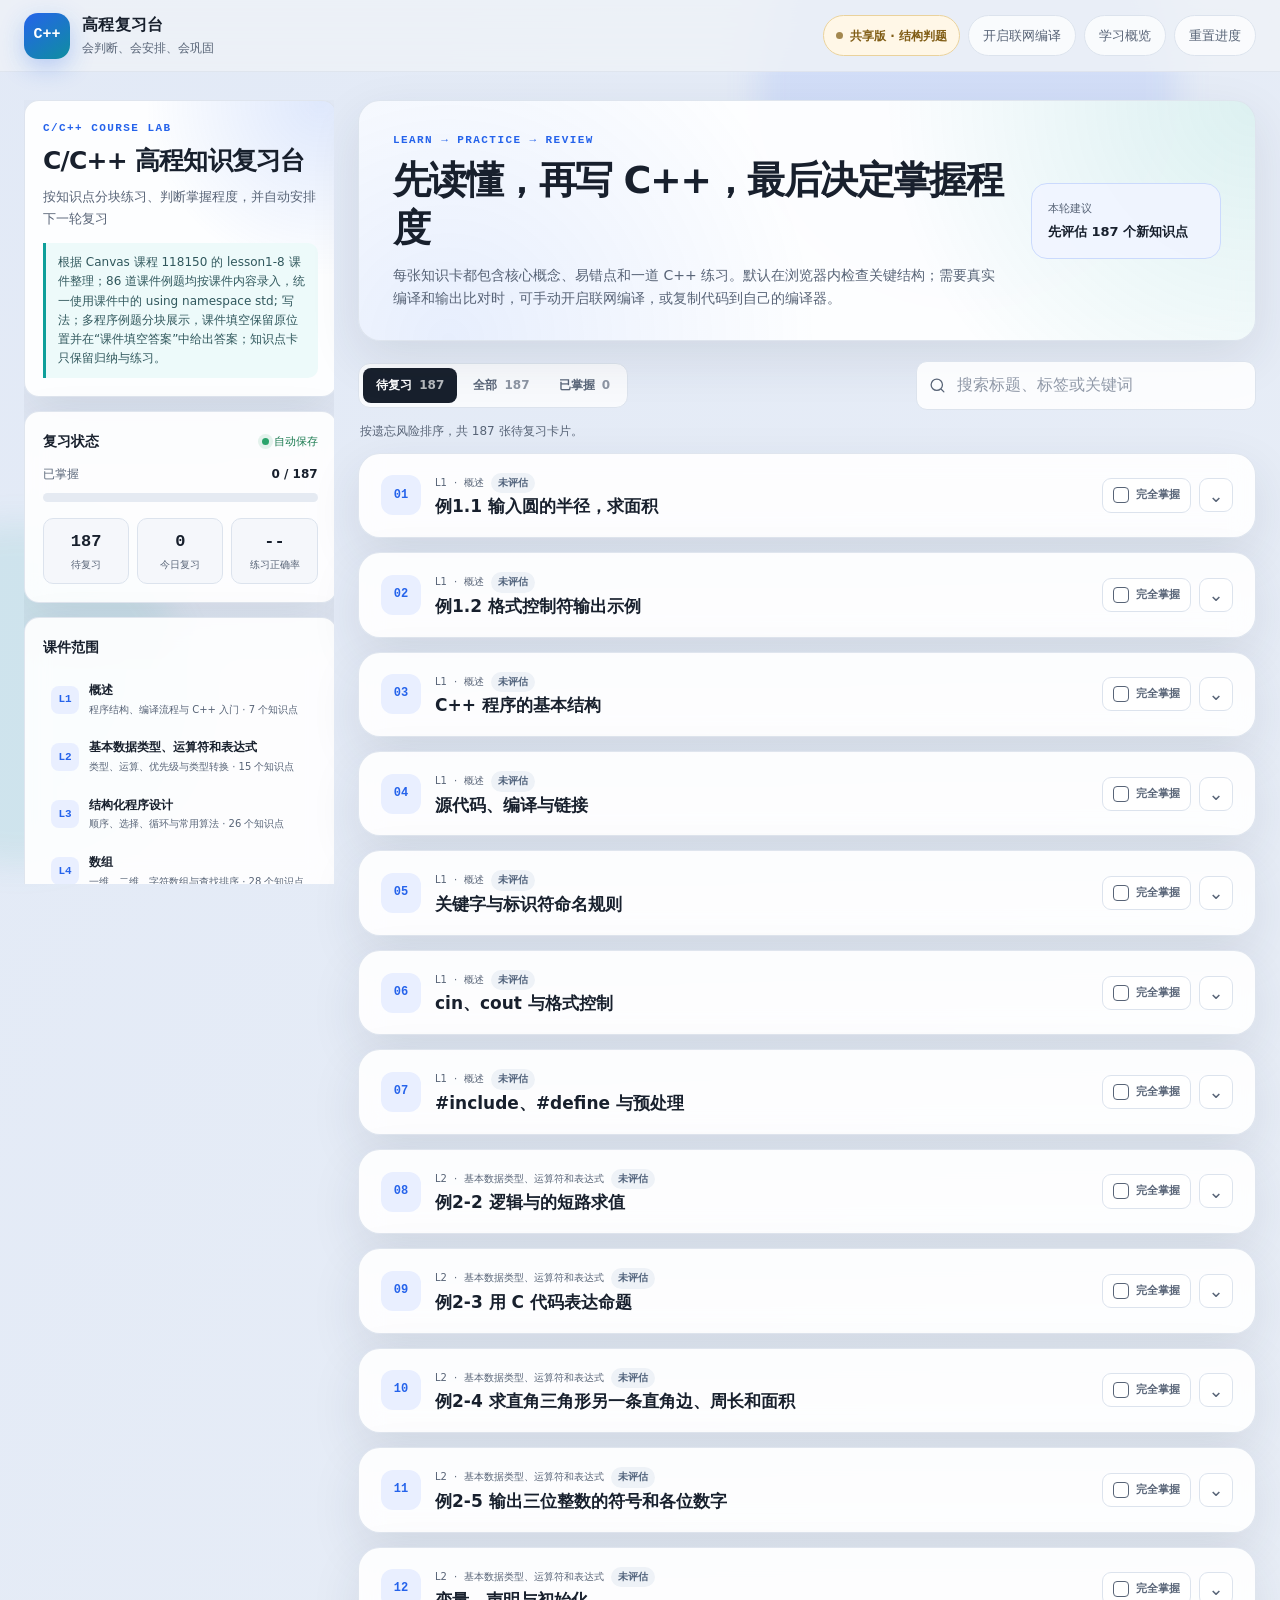
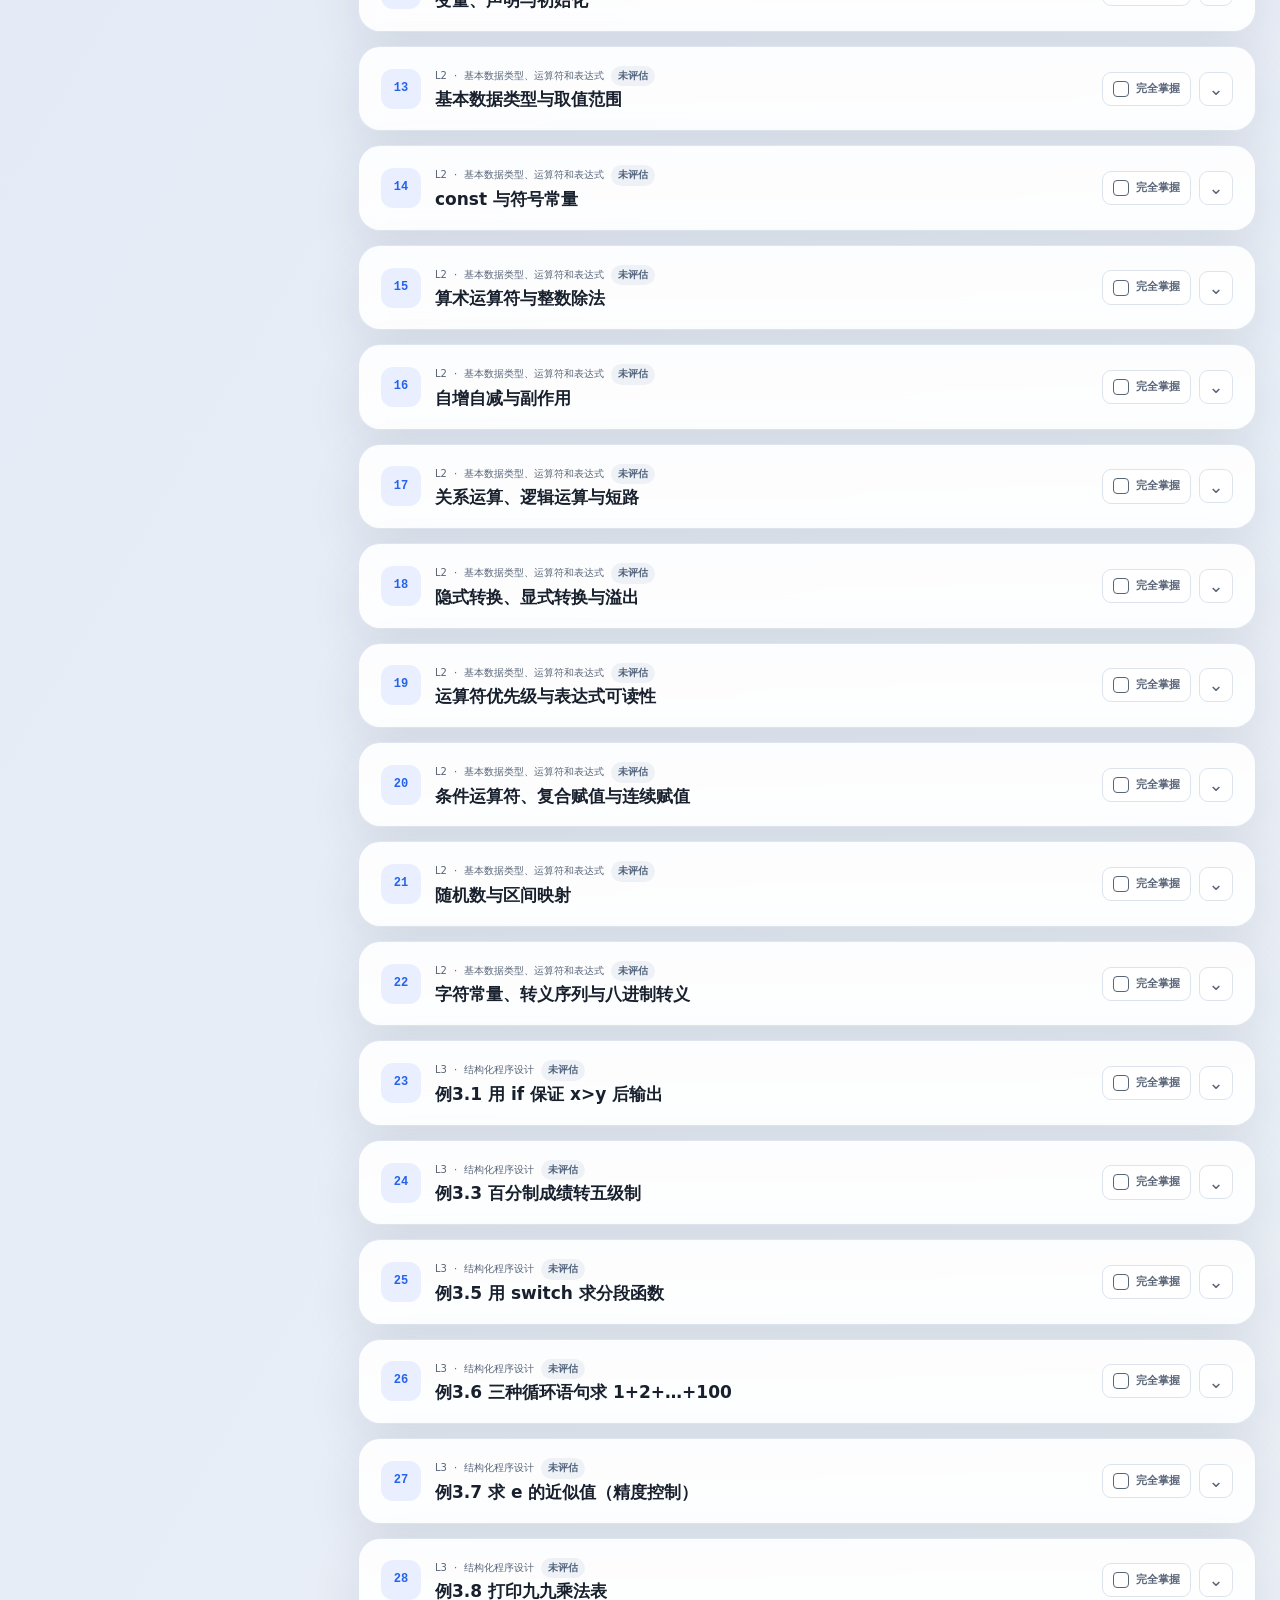
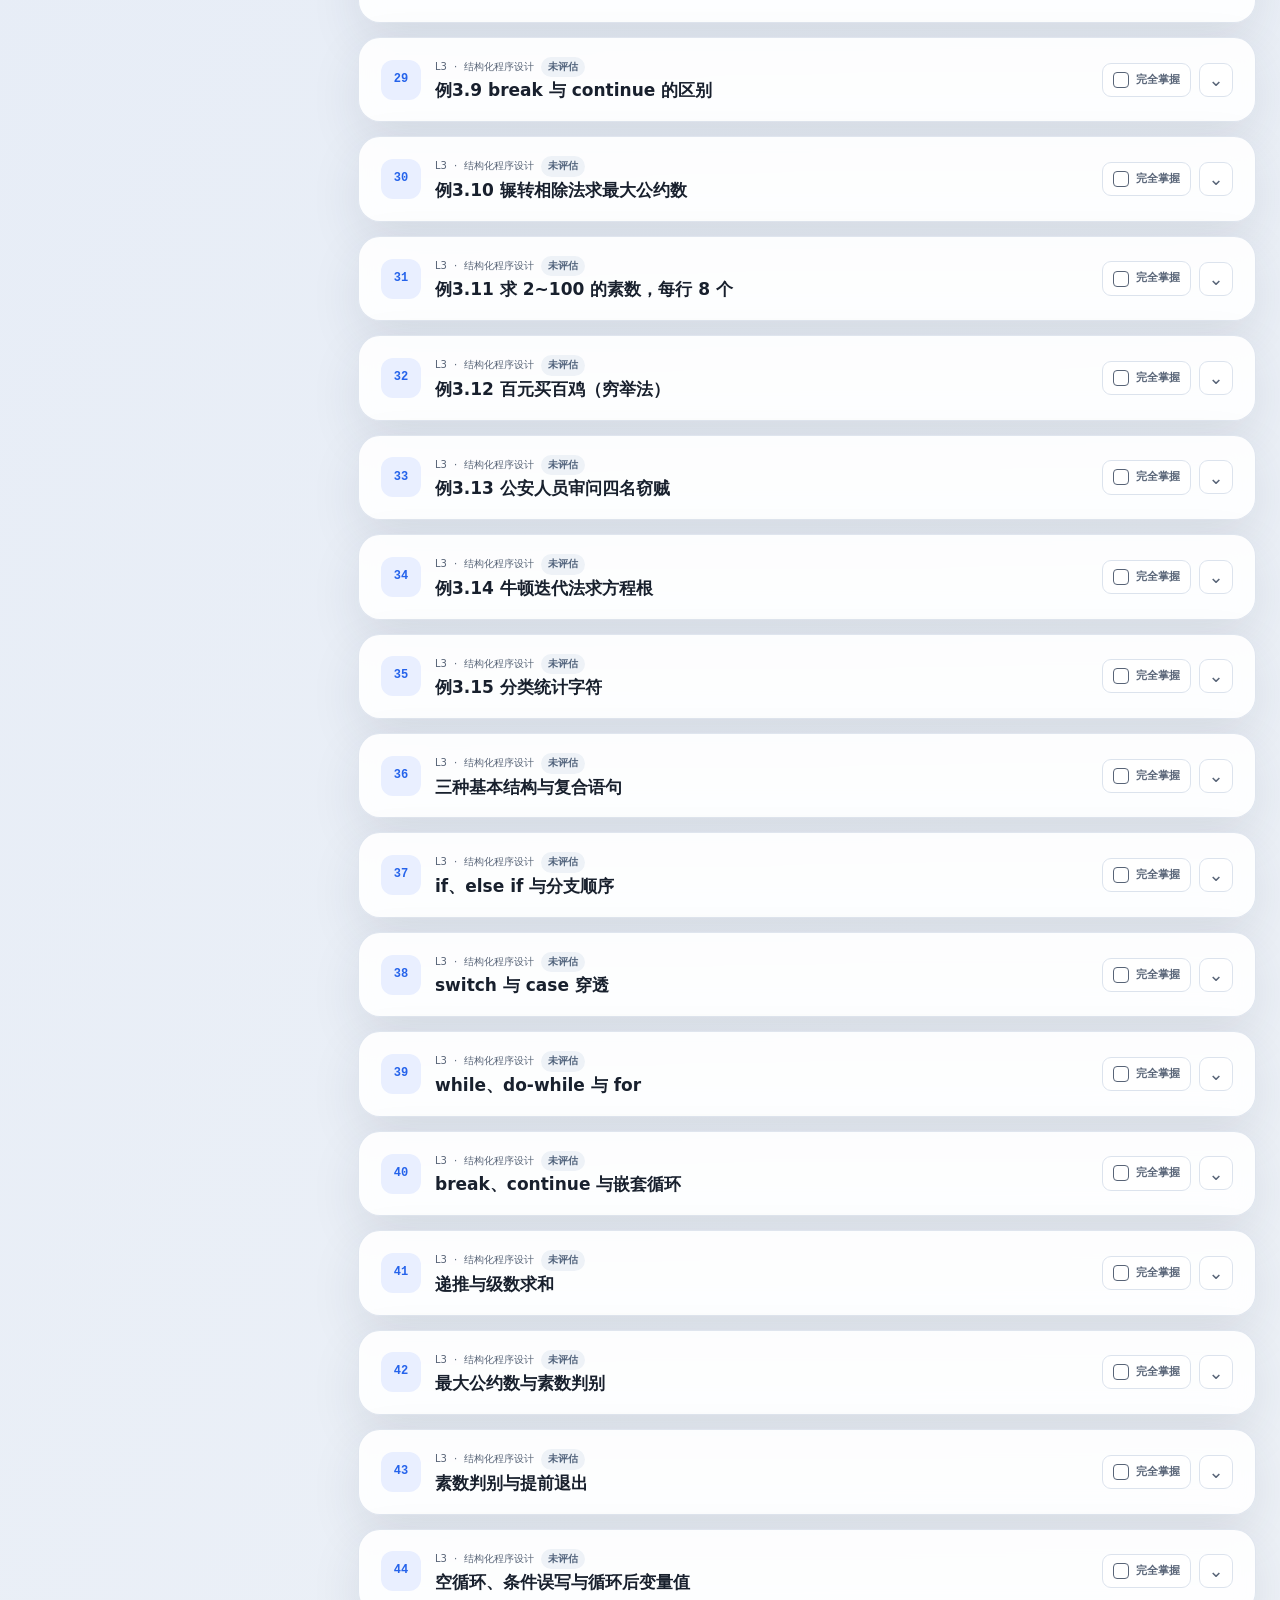
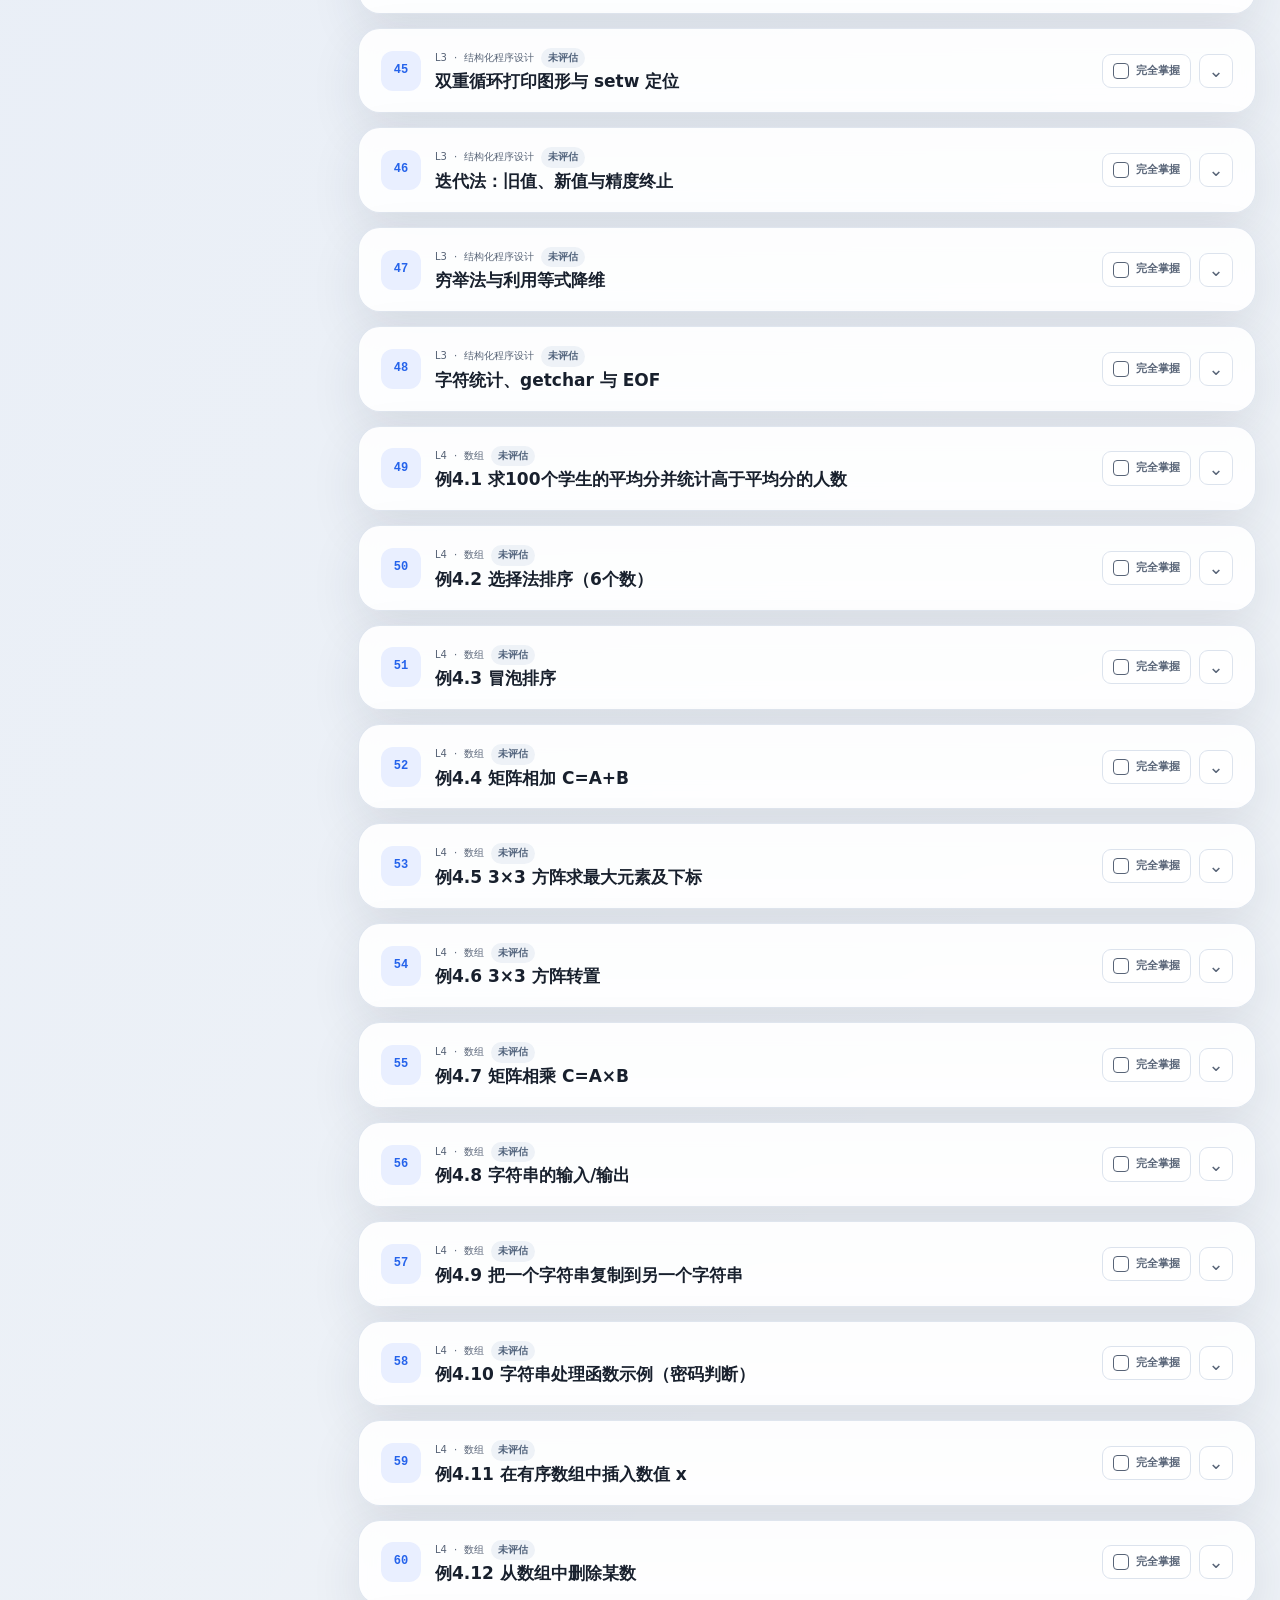
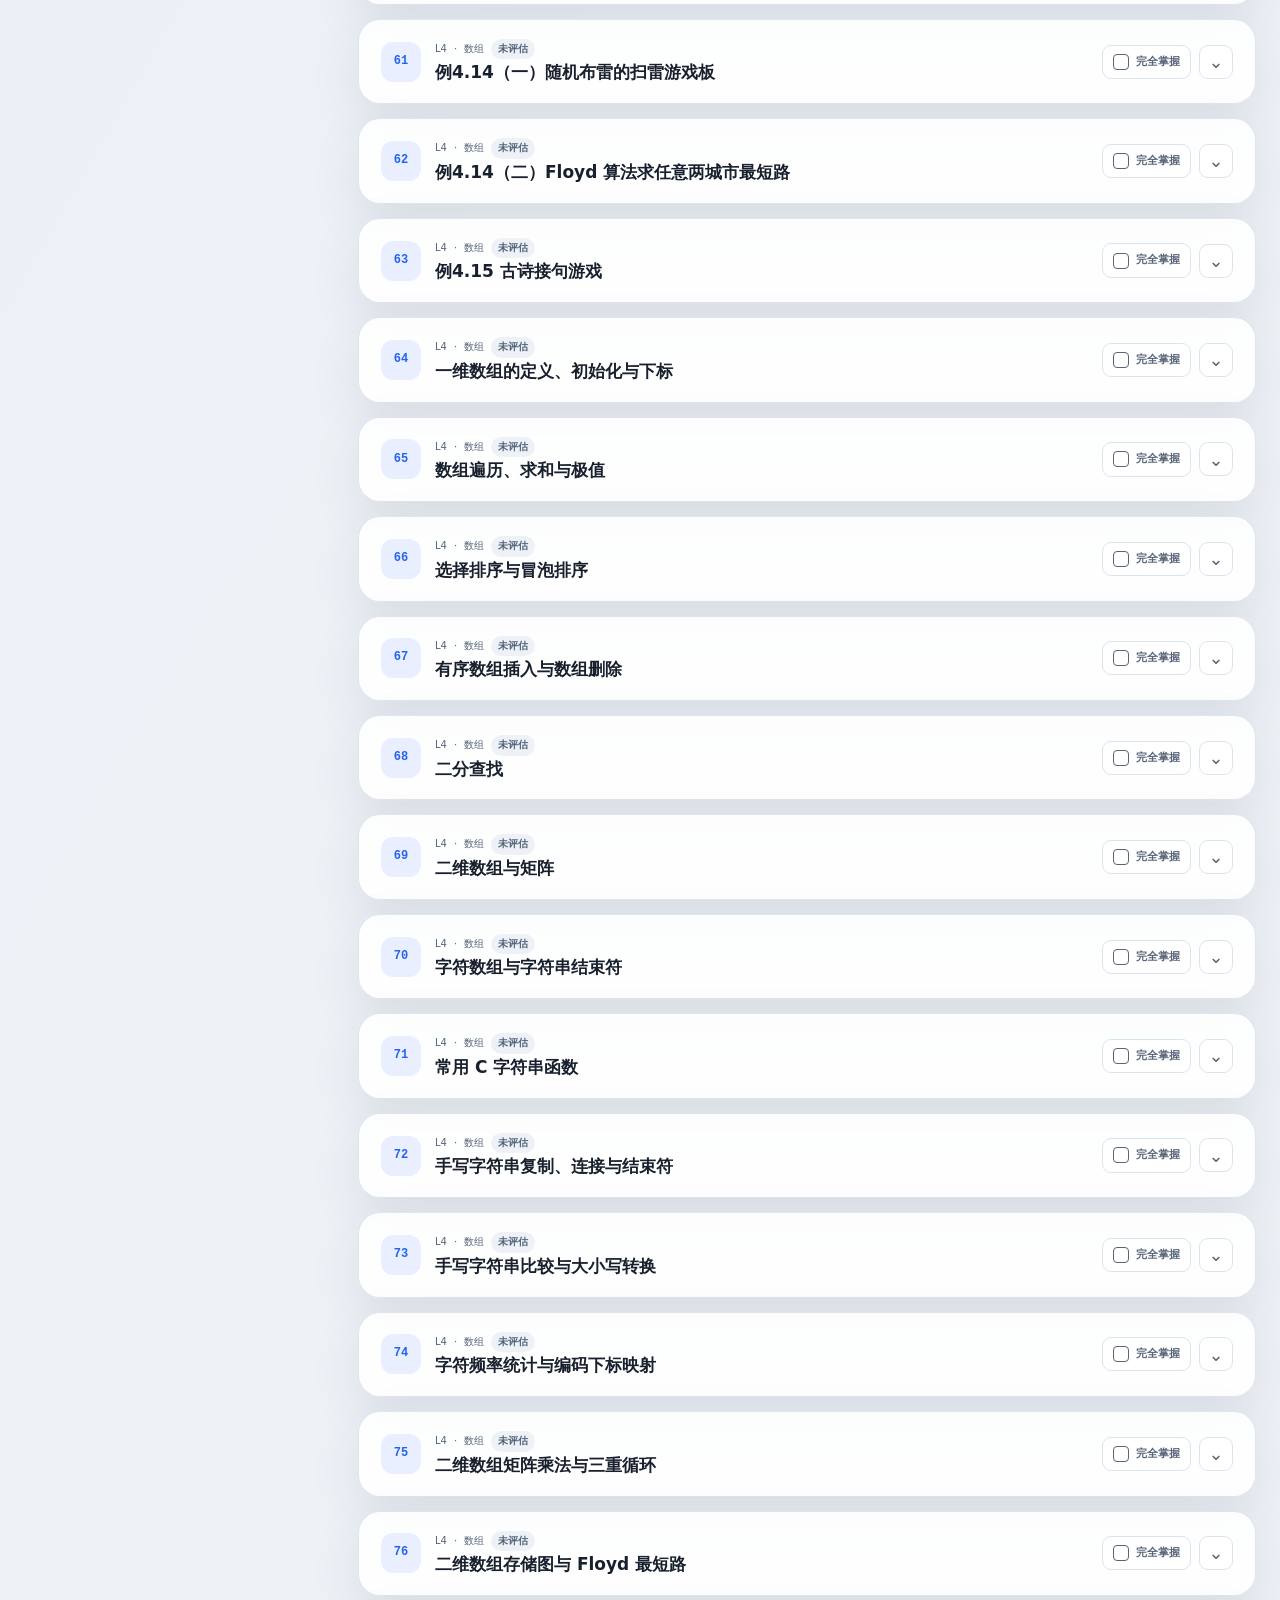
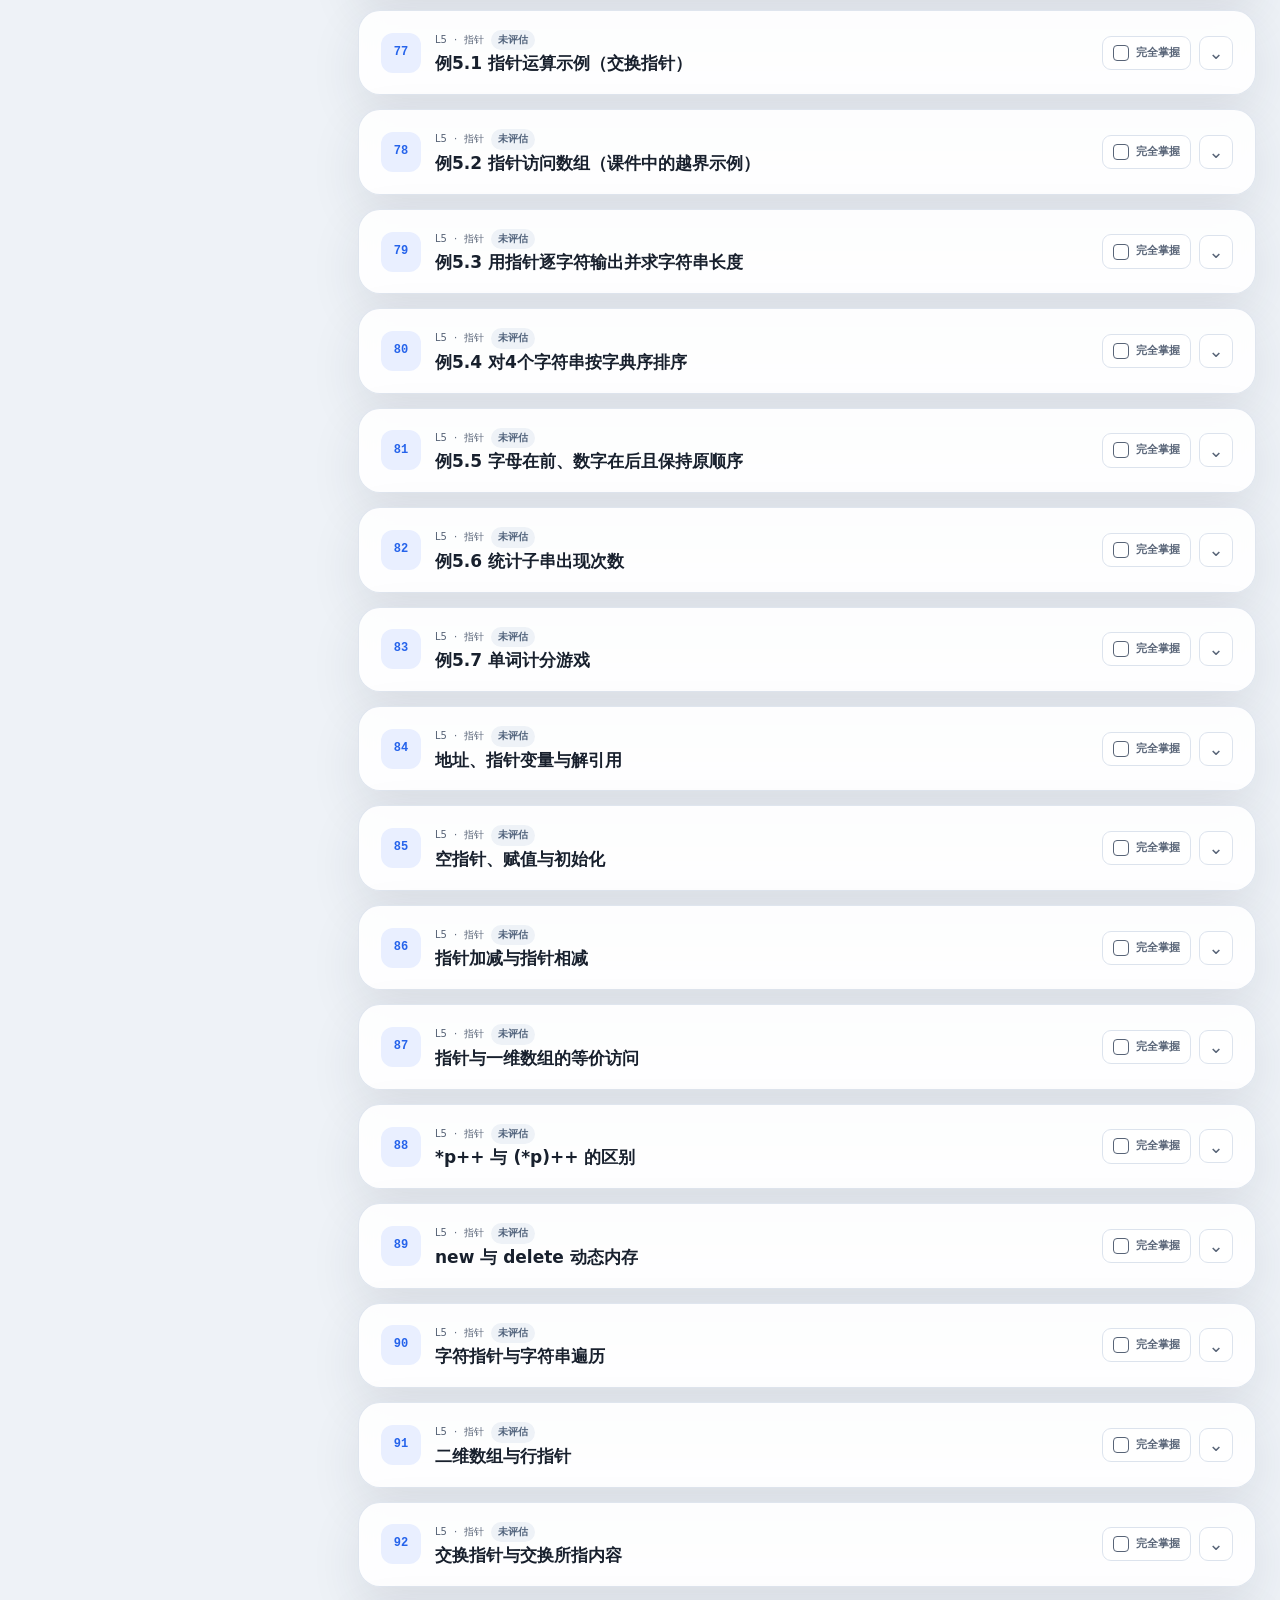
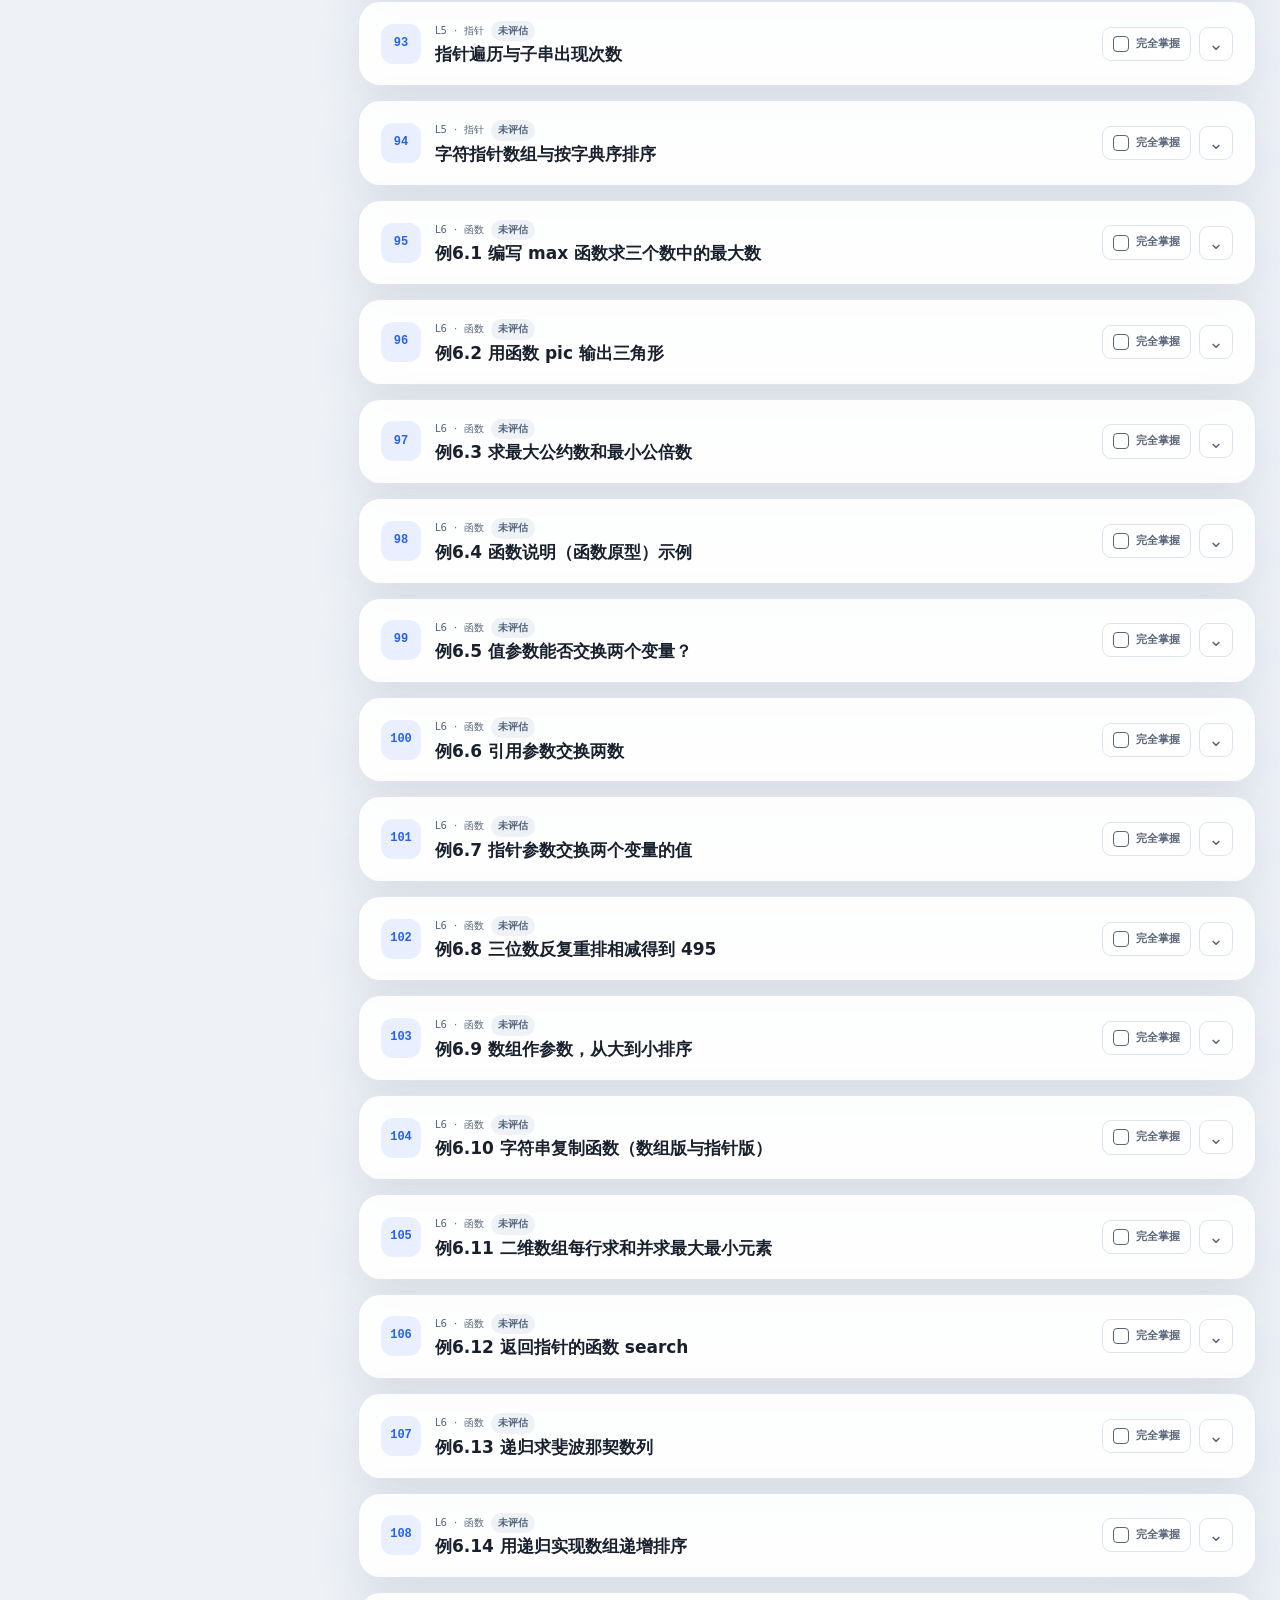
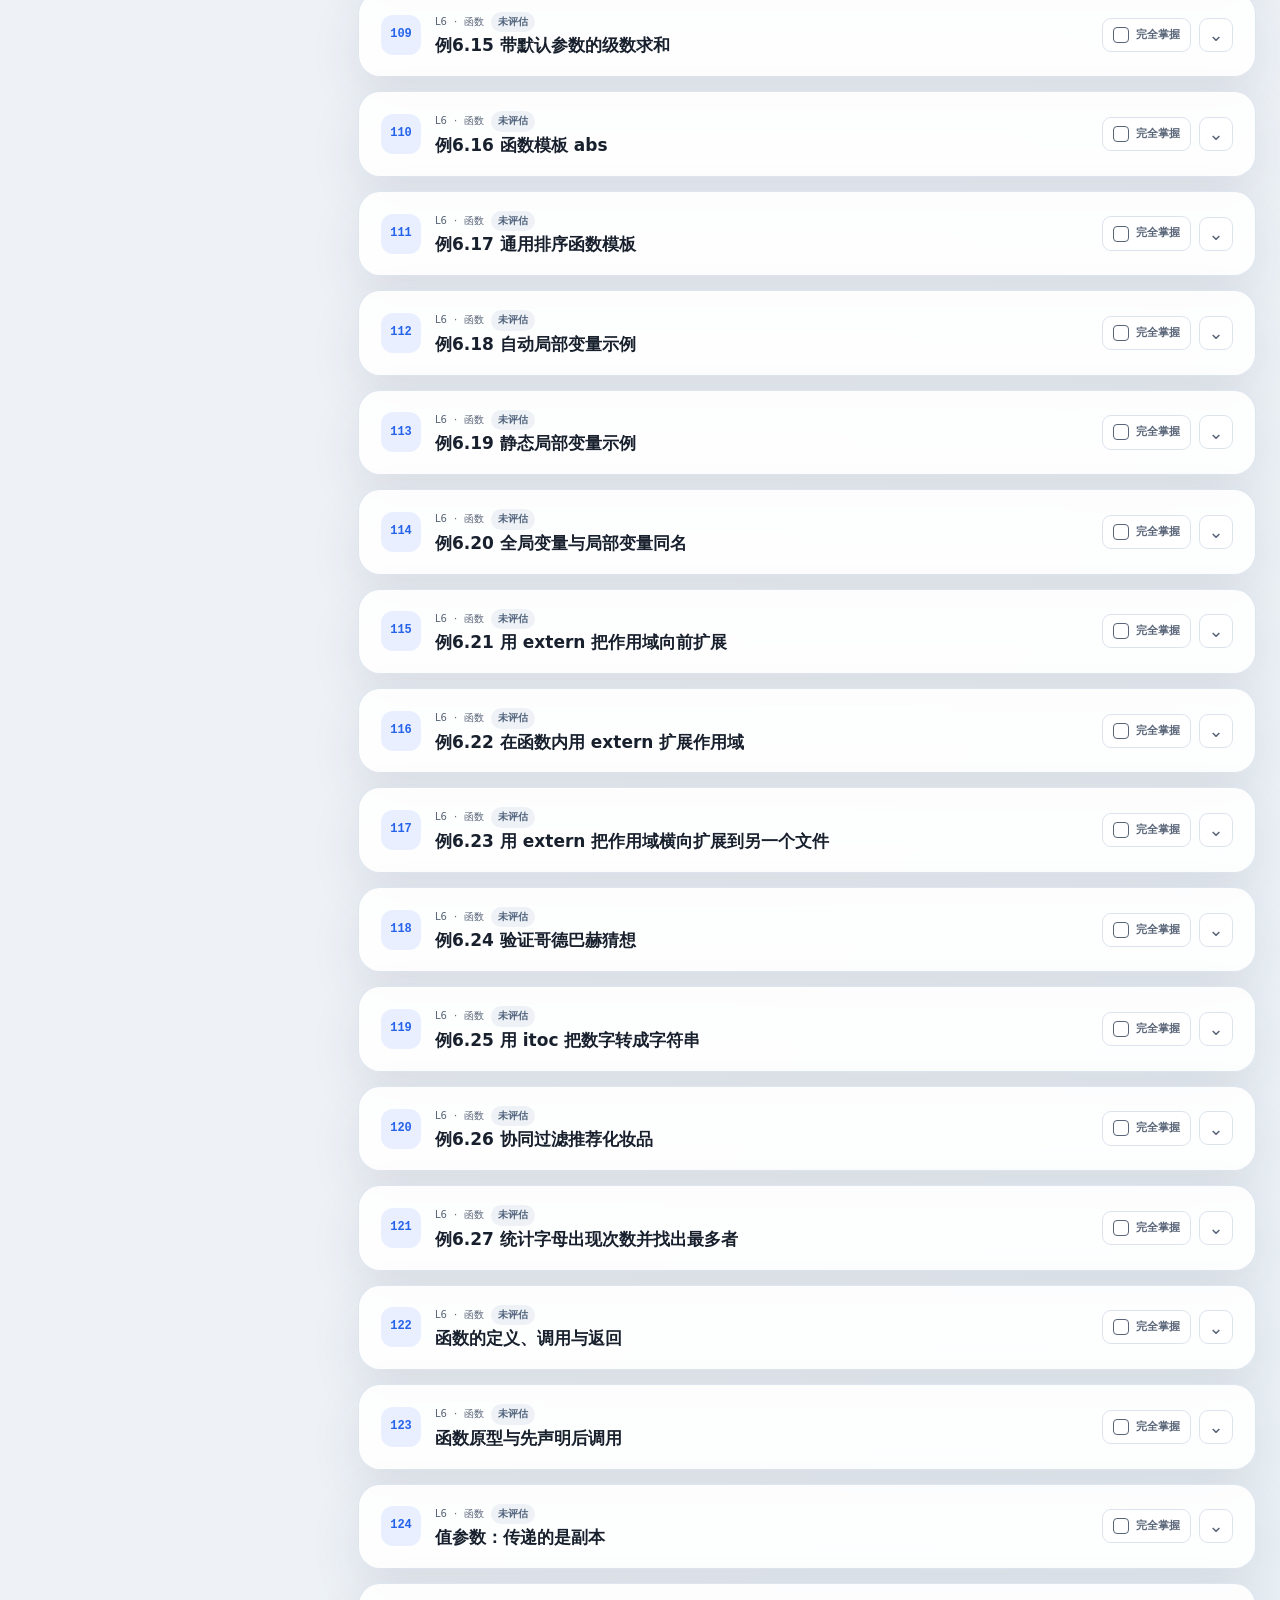
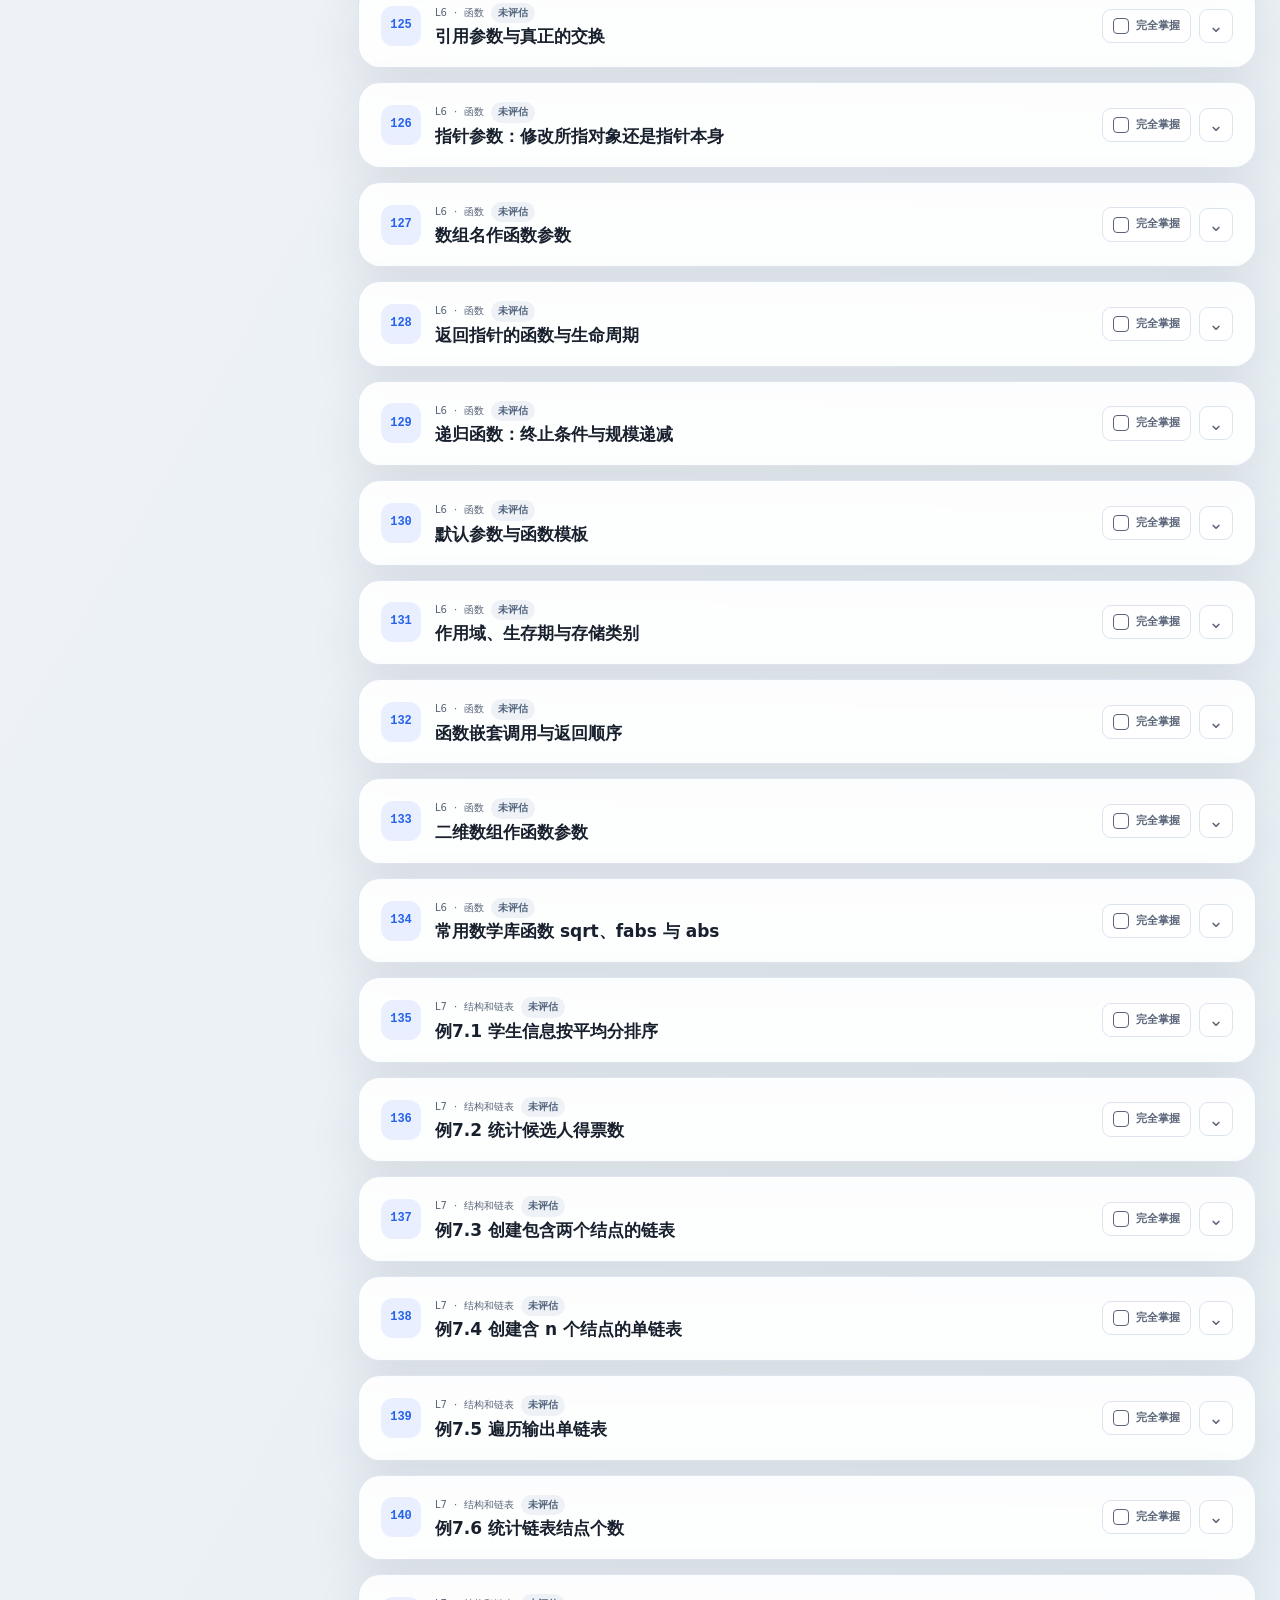
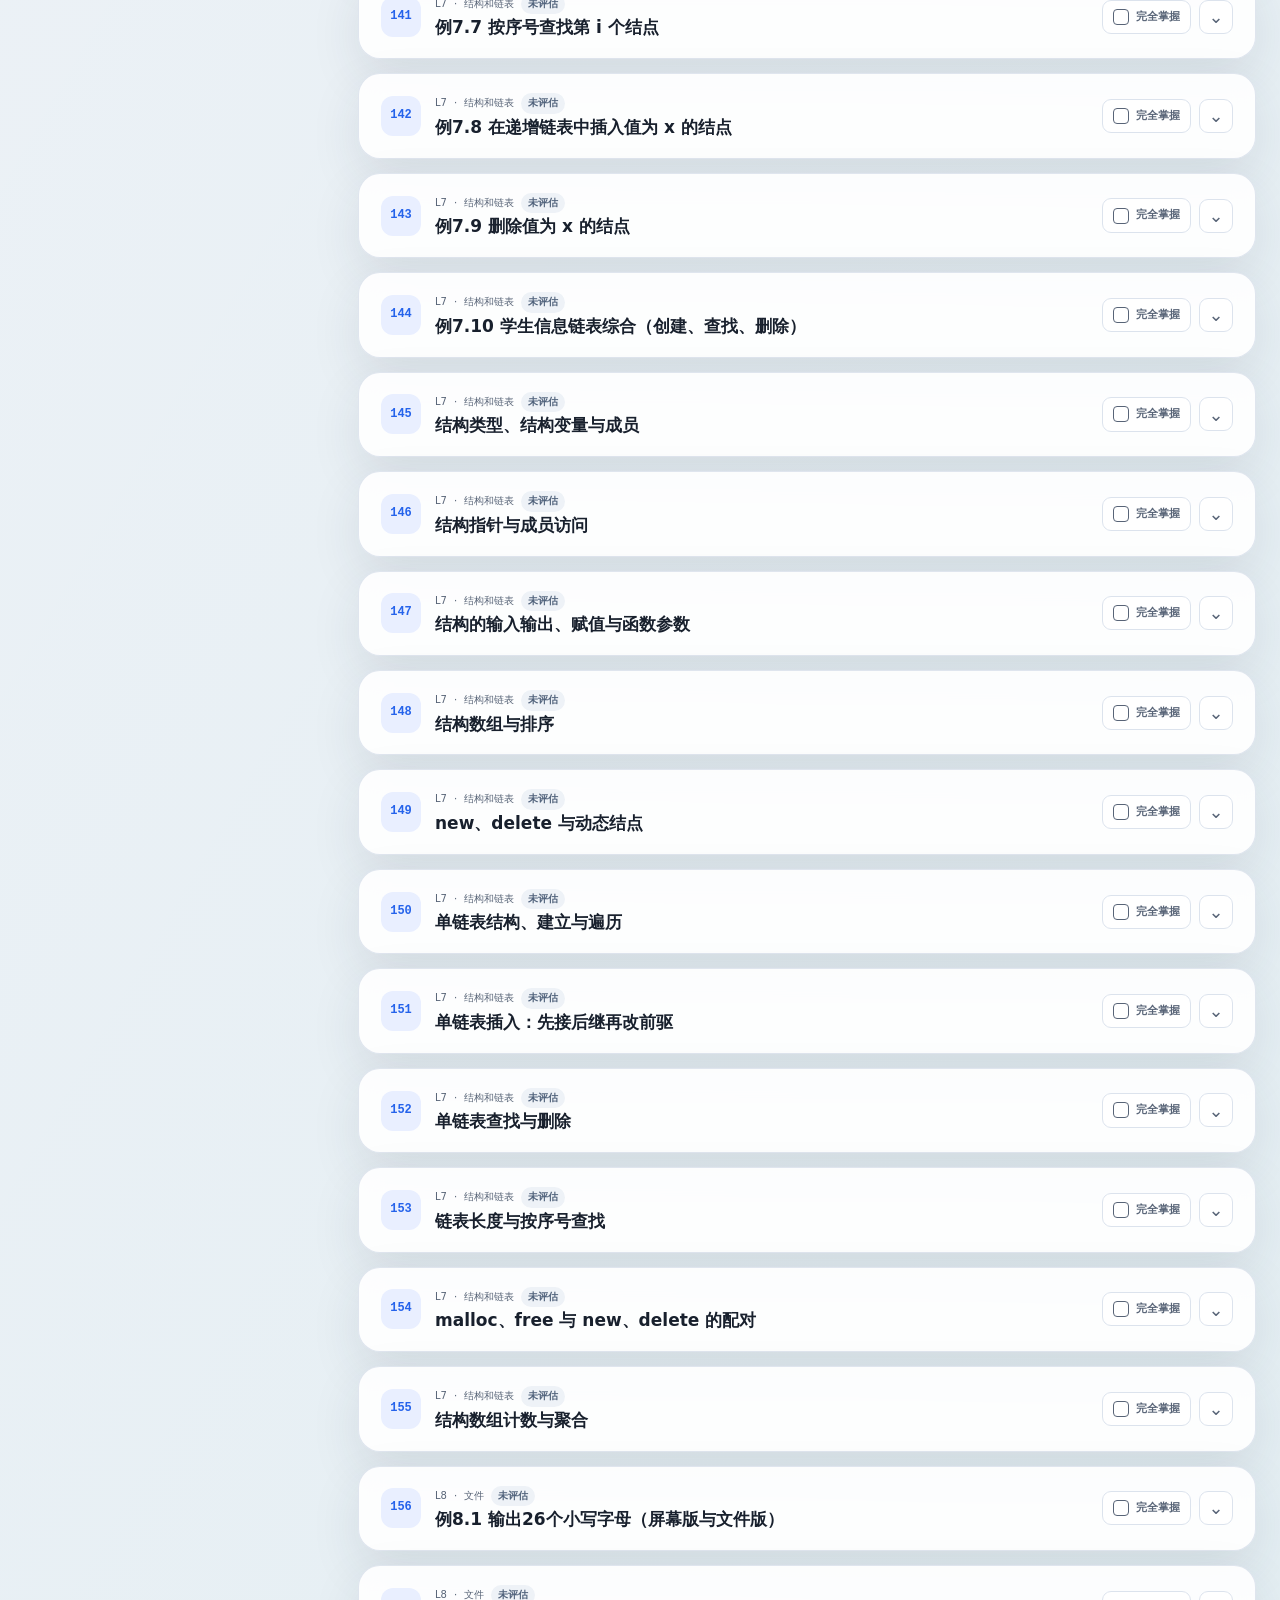
<file: index.html>
<!doctype html>
<html lang="zh-CN">
  <head>
    <meta charset="utf-8" />
    <meta name="viewport" content="width=device-width, initial-scale=1" />
    <meta
      name="description"
      content="可公开分享的 C/C++ 高程知识复习网站，覆盖到期中范围"
    />
    <title>C/C++ 高程知识复习台</title>
    <meta name="theme-color" content="#0f2f56" />
    <link rel="manifest" href="manifest.webmanifest" />
    <link rel="icon" href="favicon.svg" type="image/svg+xml" />
    <link rel="stylesheet" href="styles.css" />
  </head>
  <body>
    <div class="ambient ambient-one" aria-hidden="true"></div>
    <div class="ambient ambient-two" aria-hidden="true"></div>

    <header class="topbar">
      <a class="brand" href="#main" aria-label="返回主内容">
        <span class="brand-mark" aria-hidden="true">C++</span>
        <span>
          <strong>高程复习台</strong>
          <small>会判断、会安排、会巩固</small>
        </span>
      </a>
      <div class="top-actions">
        <span class="judge-mode-badge" id="judgeModeBadge" data-mode="checking">
          共享版 · 结构判题
        </span>
        <button class="ghost-button" id="remoteJudgeButton" type="button">
          开启联网编译
        </button>
        <button class="ghost-button" id="openDashboardButton" type="button">
          学习概览
        </button>
        <button class="ghost-button danger-ghost" id="resetButton" type="button">
          重置进度
        </button>
      </div>
    </header>

    <div class="layout" id="main">
      <aside class="sidebar" aria-label="课程与筛选">
        <section class="panel intro-panel">
          <p class="eyebrow">C/C++ COURSE LAB</p>
          <h1 id="appTitle">C/C++ 高程知识复习台</h1>
          <p id="appSubtitle"></p>
          <div class="source-note" id="sourceNote"></div>
        </section>

        <section class="panel">
          <div class="panel-heading">
            <h2>复习状态</h2>
            <span class="live-dot">自动保存</span>
          </div>
          <div class="progress-block">
            <div class="progress-copy">
              <span>已掌握</span>
              <strong id="masteredRatio">0 / 0</strong>
            </div>
            <div
              class="progress-track"
              role="progressbar"
              aria-label="知识点掌握进度"
              aria-valuemin="0"
              aria-valuemax="100"
              aria-valuenow="0"
              id="progressBar"
            >
              <span id="progressFill"></span>
            </div>
          </div>
          <div class="stat-grid">
            <div class="stat">
              <span id="reviewQueueCount">0</span>
              <small>待复习</small>
            </div>
            <div class="stat">
              <span id="todayReviewCount">0</span>
              <small>今日复习</small>
            </div>
            <div class="stat">
              <span id="accuracyCount">--</span>
              <small>练习正确率</small>
            </div>
          </div>
        </section>

        <nav class="panel lesson-nav" aria-label="课程导航">
          <div class="panel-heading">
            <h2>课件范围</h2>
          </div>
          <div id="lessonNav"></div>
        </nav>

        <section class="panel queue-panel">
          <div class="panel-heading">
            <h2>智能复习顺序</h2>
          </div>
          <p class="muted">
            越不熟悉，优先级越高；练习答错后会进入更早的下一轮。完全掌握的知识点会从复习队列移出。
          </p>
          <button class="primary-button full-width" id="startReviewButton" type="button">
            开始一轮复习
          </button>
        </section>
      </aside>

      <main class="content">
        <section class="hero-card">
          <div>
            <p class="eyebrow">LEARN → PRACTICE → REVIEW</p>
            <h2>先读懂，再写 C++，最后决定掌握程度</h2>
            <p>
              每张知识卡都包含核心概念、易错点和一道 C++ 练习。默认在浏览器内检查关键结构；需要真实编译和输出比对时，可手动开启联网编译，或复制代码到自己的编译器。
            </p>
          </div>
          <div class="hero-badge" aria-label="当前复习提示">
            <span>本轮建议</span>
            <strong id="heroSuggestion">先复习不熟悉的知识点</strong>
          </div>
        </section>

        <section class="toolbar" aria-label="知识点筛选">
          <div class="segmented" role="group" aria-label="状态筛选">
            <button class="segment active" data-filter="review" type="button">
              待复习 <span id="reviewFilterCount">0</span>
            </button>
            <button class="segment" data-filter="all" type="button">
              全部 <span id="allFilterCount">0</span>
            </button>
            <button class="segment" data-filter="mastered" type="button">
              已掌握 <span id="masteredFilterCount">0</span>
            </button>
          </div>
          <label class="search-box">
            <span class="sr-only">搜索知识点</span>
            <svg viewBox="0 0 24 24" aria-hidden="true">
              <path
                d="m21 21-4.35-4.35m2.35-5.65a8 8 0 1 1-16 0 8 8 0 0 1 16 0Z"
              />
            </svg>
            <input
              id="searchInput"
              type="search"
              autocomplete="off"
              placeholder="搜索标题、标签或关键词"
            />
          </label>
        </section>

        <div class="result-summary" id="resultSummary" aria-live="polite"></div>
        <section id="cardList" class="card-list" aria-label="知识点列表"></section>

        <section class="empty-state" id="emptyState" hidden>
          <div class="empty-icon" aria-hidden="true">✓</div>
          <h2>这里暂时没有需要复习的卡片</h2>
          <p>可以切换到“全部”继续浏览，或把某个知识点重新标记为模糊/不明白。</p>
          <button class="primary-button" type="button" id="showAllButton">
            查看全部知识点
          </button>
        </section>
      </main>
    </div>

    <dialog class="dashboard-dialog" id="dashboardDialog">
      <form method="dialog">
        <div class="dialog-heading">
          <div>
            <p class="eyebrow">LEARNING PULSE</p>
            <h2>学习概览</h2>
          </div>
          <button class="icon-button" value="close" aria-label="关闭概览">×</button>
        </div>
        <div id="dashboardContent" class="dashboard-content"></div>
      </form>
    </dialog>

    <div class="toast-region" id="toastRegion" aria-live="polite"></div>

    <footer>
      <span id="footerVersion"></span>
      <span>共享静态版 · 进度只保存在当前浏览器 · 默认不发送代码；开启联网编译后会发送至 ce.judge0.com</span>
    </footer>

    <script src="data.js?v=7"></script>
    <script src="app.js?v=7"></script>
  </body>
</html>
</file>
<file: styles.css>
:root {
  --bg: #eef2f7;
  --surface: rgba(255, 255, 255, 0.9);
  --surface-solid: #ffffff;
  --surface-soft: #f5f7fb;
  --ink: #18202d;
  --ink-soft: #586477;
  --line: #dce3ed;
  --accent: #2563eb;
  --accent-strong: #1746b2;
  --accent-soft: #e9efff;
  --cyan: #0e9f9a;
  --warning: #b76800;
  --warning-soft: #fff5df;
  --danger: #bf3f47;
  --danger-soft: #fff0f1;
  --success: #18794e;
  --success-soft: #eaf8f0;
  --code-bg: #101722;
  --code-ink: #dce8ff;
  --shadow: 0 18px 50px rgba(35, 48, 73, 0.1);
  --radius-lg: 22px;
  --radius-md: 15px;
  --radius-sm: 10px;
  --font-sans: "Microsoft YaHei UI", "PingFang SC", "Noto Sans CJK SC",
    system-ui, sans-serif;
  --font-mono: "Cascadia Code", "JetBrains Mono", Consolas, monospace;
}

* {
  box-sizing: border-box;
}

html {
  scroll-behavior: smooth;
}

body {
  min-width: 320px;
  margin: 0;
  color: var(--ink);
  background:
    linear-gradient(120deg, rgba(37, 99, 235, 0.06), transparent 36%),
    linear-gradient(300deg, rgba(14, 159, 154, 0.07), transparent 40%),
    var(--bg);
  font-family: var(--font-sans);
  line-height: 1.65;
}

button,
input,
textarea {
  font: inherit;
}

button {
  cursor: pointer;
}

button:focus-visible,
input:focus-visible,
textarea:focus-visible,
summary:focus-visible {
  outline: 3px solid rgba(37, 99, 235, 0.32);
  outline-offset: 2px;
}

.ambient {
  position: fixed;
  z-index: -1;
  border-radius: 999px;
  filter: blur(16px);
  pointer-events: none;
}

.ambient-one {
  top: -120px;
  right: 8%;
  width: 420px;
  height: 420px;
  background: rgba(73, 123, 255, 0.12);
}

.ambient-two {
  bottom: 4%;
  left: -150px;
  width: 340px;
  height: 340px;
  background: rgba(29, 170, 158, 0.1);
}

.topbar {
  position: sticky;
  top: 0;
  z-index: 30;
  display: flex;
  align-items: center;
  justify-content: space-between;
  min-height: 72px;
  padding: 10px max(24px, calc((100vw - 1440px) / 2));
  border-bottom: 1px solid rgba(220, 227, 237, 0.8);
  background: rgba(238, 242, 247, 0.82);
  backdrop-filter: blur(18px);
}

.brand {
  display: flex;
  gap: 12px;
  align-items: center;
  color: inherit;
  text-decoration: none;
}

.brand-mark {
  display: grid;
  width: 46px;
  height: 46px;
  place-items: center;
  border-radius: 14px;
  color: #fff;
  background: linear-gradient(145deg, var(--accent), #0f8ea0);
  box-shadow: 0 8px 24px rgba(37, 99, 235, 0.28);
  font-family: var(--font-mono);
  font-size: 15px;
  font-weight: 800;
}

.brand strong,
.brand small {
  display: block;
}

.brand strong {
  font-size: 16px;
  letter-spacing: 0.02em;
}

.brand small {
  color: var(--ink-soft);
  font-size: 12px;
}

.top-actions {
  display: flex;
  gap: 8px;
}

.ghost-button,
.primary-button,
.secondary-button,
.status-button,
.segment,
.icon-button,
.check-button {
  border: 0;
  transition:
    transform 160ms ease,
    box-shadow 160ms ease,
    background 160ms ease,
    color 160ms ease,
    border-color 160ms ease;
}

.ghost-button {
  padding: 9px 14px;
  border: 1px solid var(--line);
  border-radius: 999px;
  color: var(--ink-soft);
  background: rgba(255, 255, 255, 0.72);
  font-size: 13px;
}

.ghost-button:hover {
  color: var(--accent);
  border-color: #b8c9f6;
  background: #fff;
}

.danger-ghost:hover {
  color: var(--danger);
  border-color: #efc2c5;
  background: var(--danger-soft);
}

.layout {
  display: grid;
  grid-template-columns: 310px minmax(0, 1fr);
  gap: 24px;
  width: min(1440px, calc(100% - 48px));
  margin: 28px auto 56px;
}

.sidebar {
  align-self: start;
  position: sticky;
  top: 96px;
  display: grid;
  gap: 14px;
  max-height: calc(100vh - 116px);
  overflow-y: auto;
  scrollbar-width: thin;
  padding-right: 3px;
}

.panel,
.hero-card,
.knowledge-card {
  border: 1px solid rgba(220, 227, 237, 0.9);
  background: var(--surface);
  box-shadow: var(--shadow);
  backdrop-filter: blur(12px);
}

.panel {
  padding: 18px;
  border-radius: var(--radius-md);
}

.intro-panel {
  background:
    radial-gradient(circle at 95% 0%, rgba(37, 99, 235, 0.14), transparent 42%),
    rgba(255, 255, 255, 0.92);
}

.eyebrow {
  margin: 0 0 8px;
  color: var(--accent);
  font-family: var(--font-mono);
  font-size: 11px;
  font-weight: 800;
  letter-spacing: 0.13em;
}

.intro-panel h1 {
  margin: 0;
  font-size: 25px;
  line-height: 1.25;
  letter-spacing: -0.03em;
}

.intro-panel > p:not(.eyebrow) {
  margin: 10px 0 14px;
  color: var(--ink-soft);
  font-size: 13px;
}

.source-note {
  padding: 10px 12px;
  border-left: 3px solid var(--cyan);
  border-radius: 0 var(--radius-sm) var(--radius-sm) 0;
  color: #31585d;
  background: #edfafa;
  font-size: 12px;
  line-height: 1.6;
}

.panel-heading {
  display: flex;
  align-items: center;
  justify-content: space-between;
  gap: 10px;
  margin-bottom: 12px;
}

.panel-heading h2 {
  margin: 0;
  font-size: 14px;
}

.live-dot {
  display: inline-flex;
  gap: 5px;
  align-items: center;
  color: var(--success);
  font-size: 11px;
}

.live-dot::before {
  width: 7px;
  height: 7px;
  border-radius: 50%;
  background: #2ba46c;
  box-shadow: 0 0 0 4px rgba(43, 164, 108, 0.12);
  content: "";
}

.progress-copy {
  display: flex;
  align-items: center;
  justify-content: space-between;
  margin-bottom: 8px;
  color: var(--ink-soft);
  font-size: 12px;
}

.progress-copy strong {
  color: var(--ink);
}

.progress-track {
  height: 9px;
  overflow: hidden;
  border-radius: 999px;
  background: #e5eaf2;
}

.progress-track span {
  display: block;
  width: 0;
  height: 100%;
  border-radius: inherit;
  background: linear-gradient(90deg, var(--accent), var(--cyan));
  transition: width 320ms ease;
}

.stat-grid {
  display: grid;
  grid-template-columns: repeat(3, 1fr);
  gap: 8px;
  margin-top: 16px;
}

.stat {
  padding: 9px 5px;
  border: 1px solid var(--line);
  border-radius: var(--radius-sm);
  text-align: center;
  background: var(--surface-soft);
}

.stat span,
.stat small {
  display: block;
}

.stat span {
  font-family: var(--font-mono);
  font-size: 17px;
  font-weight: 800;
}

.stat small {
  margin-top: 1px;
  color: var(--ink-soft);
  font-size: 10px;
}

.lesson-nav {
  padding-bottom: 10px;
}

.lesson-link {
  display: flex;
  gap: 10px;
  align-items: center;
  width: 100%;
  padding: 10px 8px;
  border: 0;
  border-radius: var(--radius-sm);
  color: var(--ink);
  background: transparent;
  text-align: left;
}

.lesson-link:hover {
  background: var(--surface-soft);
}

.lesson-number {
  display: grid;
  flex: 0 0 28px;
  height: 28px;
  place-items: center;
  border-radius: 8px;
  color: var(--accent);
  background: var(--accent-soft);
  font-family: var(--font-mono);
  font-size: 11px;
  font-weight: 800;
}

.lesson-copy strong,
.lesson-copy small {
  display: block;
}

.lesson-copy strong {
  font-size: 12px;
}

.lesson-copy small {
  margin-top: 1px;
  overflow: hidden;
  color: var(--ink-soft);
  font-size: 10px;
  text-overflow: ellipsis;
  white-space: nowrap;
}

.muted {
  margin: 0 0 14px;
  color: var(--ink-soft);
  font-size: 12px;
}

.primary-button,
.secondary-button {
  display: inline-flex;
  align-items: center;
  justify-content: center;
  gap: 8px;
  padding: 10px 16px;
  border-radius: 10px;
  font-weight: 700;
}

.primary-button {
  color: #fff;
  background: linear-gradient(135deg, var(--accent), #1d73d8);
  box-shadow: 0 8px 20px rgba(37, 99, 235, 0.22);
}

.primary-button:hover {
  transform: translateY(-1px);
  box-shadow: 0 10px 24px rgba(37, 99, 235, 0.3);
}

.secondary-button {
  border: 1px solid var(--line);
  color: var(--ink);
  background: #fff;
}

.secondary-button:hover {
  border-color: #b8c9f6;
  color: var(--accent);
}

.full-width {
  width: 100%;
}

.content {
  min-width: 0;
}

.hero-card {
  display: flex;
  align-items: center;
  justify-content: space-between;
  gap: 24px;
  min-height: 190px;
  padding: 30px 34px;
  border-radius: var(--radius-lg);
  background:
    radial-gradient(circle at 100% 0%, rgba(14, 159, 154, 0.14), transparent 40%),
    radial-gradient(circle at 10% 100%, rgba(37, 99, 235, 0.1), transparent 44%),
    rgba(255, 255, 255, 0.92);
}

.hero-card h2 {
  max-width: 720px;
  margin: 0;
  font-size: clamp(24px, 3vw, 38px);
  line-height: 1.25;
  letter-spacing: -0.04em;
}

.hero-card p:not(.eyebrow) {
  max-width: 760px;
  margin: 12px 0 0;
  color: var(--ink-soft);
  font-size: 14px;
}

.hero-badge {
  flex: 0 0 190px;
  padding: 16px;
  border: 1px solid #cbdafd;
  border-radius: 16px;
  background: rgba(240, 245, 255, 0.92);
}

.hero-badge span,
.hero-badge strong {
  display: block;
}

.hero-badge span {
  color: var(--ink-soft);
  font-size: 11px;
}

.hero-badge strong {
  margin-top: 5px;
  font-size: 13px;
  line-height: 1.45;
}

.toolbar {
  display: flex;
  align-items: center;
  justify-content: space-between;
  gap: 16px;
  margin: 20px 0 12px;
}

.segmented {
  display: inline-flex;
  gap: 3px;
  padding: 4px;
  border: 1px solid var(--line);
  border-radius: 12px;
  background: rgba(255, 255, 255, 0.75);
}

.segment {
  padding: 8px 13px;
  border-radius: 8px;
  color: var(--ink-soft);
  background: transparent;
  font-size: 12px;
  font-weight: 700;
}

.segment span {
  margin-left: 3px;
  opacity: 0.68;
}

.segment:hover {
  color: var(--ink);
  background: #f3f6fa;
}

.segment.active {
  color: #fff;
  background: var(--ink);
}

.search-box {
  position: relative;
  display: flex;
  align-items: center;
  width: min(340px, 100%);
}

.search-box svg {
  position: absolute;
  left: 13px;
  width: 17px;
  fill: none;
  stroke: var(--ink-soft);
  stroke-linecap: round;
  stroke-width: 1.8;
}

.search-box input {
  width: 100%;
  padding: 10px 13px 10px 40px;
  border: 1px solid var(--line);
  border-radius: 11px;
  color: var(--ink);
  background: rgba(255, 255, 255, 0.85);
}

.search-box input::placeholder {
  color: #9099a8;
}

.result-summary {
  min-height: 22px;
  margin: 0 2px 9px;
  color: var(--ink-soft);
  font-size: 12px;
}

.card-list {
  display: grid;
  gap: 14px;
}

.knowledge-card {
  overflow: hidden;
  border-radius: var(--radius-lg);
  transition:
    border-color 180ms ease,
    box-shadow 180ms ease,
    opacity 180ms ease;
}

.knowledge-card:hover {
  border-color: #c7d3e4;
}

.knowledge-card.mastered {
  opacity: 0.78;
  box-shadow: 0 8px 26px rgba(35, 48, 73, 0.07);
}

.knowledge-card.mastered:hover {
  opacity: 1;
}

.knowledge-card.focused {
  border-color: #8caff8;
  box-shadow: 0 0 0 4px rgba(37, 99, 235, 0.08), var(--shadow);
}

.card-head {
  display: flex;
  align-items: center;
  gap: 14px;
  padding: 19px 22px;
}

.card-index {
  display: grid;
  flex: 0 0 40px;
  height: 40px;
  place-items: center;
  border-radius: 12px;
  color: var(--accent);
  background: var(--accent-soft);
  font-family: var(--font-mono);
  font-size: 12px;
  font-weight: 800;
}

.mastered .card-index {
  color: var(--success);
  background: var(--success-soft);
}

.card-heading {
  min-width: 0;
  flex: 1;
}

.card-meta {
  display: flex;
  gap: 7px;
  align-items: center;
  margin-bottom: 2px;
  color: var(--ink-soft);
  font-size: 10px;
}

.status-pill {
  padding: 2px 7px;
  border-radius: 999px;
  font-weight: 700;
}

.status-pill.new {
  color: #50627b;
  background: #eef2f7;
}

.status-pill.fuzzy {
  color: var(--warning);
  background: var(--warning-soft);
}

.status-pill.unknown {
  color: var(--danger);
  background: var(--danger-soft);
}

.status-pill.mastered {
  color: var(--success);
  background: var(--success-soft);
}

.card-heading h2 {
  margin: 0;
  overflow: hidden;
  font-size: 17px;
  line-height: 1.35;
  text-overflow: ellipsis;
  white-space: nowrap;
}

.card-head-actions {
  display: flex;
  gap: 8px;
  align-items: center;
}

.check-button {
  display: inline-flex;
  gap: 7px;
  align-items: center;
  padding: 7px 10px;
  border: 1px solid var(--line);
  border-radius: 9px;
  color: var(--ink-soft);
  background: #fff;
  font-size: 11px;
  font-weight: 700;
}

.check-button:hover,
.check-button.checked {
  color: var(--success);
  border-color: #b9e0ca;
  background: var(--success-soft);
}

.check-button .check-box {
  display: grid;
  width: 16px;
  height: 16px;
  place-items: center;
  border: 1.5px solid currentColor;
  border-radius: 4px;
  font-size: 11px;
}

.icon-button {
  display: grid;
  width: 34px;
  height: 34px;
  place-items: center;
  border: 1px solid var(--line);
  border-radius: 9px;
  color: var(--ink-soft);
  background: #fff;
  font-size: 18px;
}

.icon-button:hover {
  color: var(--accent);
  border-color: #b8c9f6;
}

.expand-icon {
  transition: transform 180ms ease;
}

.knowledge-card.open .expand-icon {
  transform: rotate(180deg);
}

.card-body {
  display: none;
  padding: 0 22px 22px;
}

.knowledge-card.open .card-body {
  display: block;
  animation: reveal 180ms ease;
}

@keyframes reveal {
  from {
    opacity: 0;
    transform: translateY(-4px);
  }
  to {
    opacity: 1;
    transform: translateY(0);
  }
}

.overview {
  margin: 0 0 18px;
  padding: 15px 16px;
  border-left: 3px solid var(--accent);
  border-radius: 0 var(--radius-sm) var(--radius-sm) 0;
  color: #344156;
  background: #f2f6ff;
  font-size: 13px;
}

.knowledge-grid {
  display: grid;
  grid-template-columns: 1fr 1fr;
  gap: 12px;
}

.info-block {
  padding: 14px 15px;
  border: 1px solid var(--line);
  border-radius: var(--radius-md);
  background: var(--surface-soft);
}

.info-block h3 {
  display: flex;
  gap: 7px;
  align-items: center;
  margin: 0 0 9px;
  font-size: 12px;
}

.info-block h3 span {
  display: grid;
  width: 21px;
  height: 21px;
  place-items: center;
  border-radius: 7px;
  color: var(--accent);
  background: var(--accent-soft);
  font-family: var(--font-mono);
  font-size: 10px;
}

.info-block.pitfalls h3 span {
  color: var(--warning);
  background: var(--warning-soft);
}

.info-block ul {
  margin: 0;
  padding-left: 18px;
}

.info-block li {
  margin: 5px 0;
  color: #475469;
  font-size: 12px;
}

.example-block,
.exercise-block {
  margin-top: 12px;
  border: 1px solid var(--line);
  border-radius: var(--radius-md);
  overflow: hidden;
}

.block-title {
  display: flex;
  align-items: center;
  justify-content: space-between;
  gap: 10px;
  padding: 11px 14px;
  border-bottom: 1px solid var(--line);
  background: #f8fafc;
}

.block-title h3 {
  margin: 0;
  font-size: 12px;
}

.block-title span {
  color: var(--ink-soft);
  font-size: 10px;
}

.code-wrap {
  position: relative;
  background: var(--code-bg);
}

.code-wrap pre {
  margin: 0;
  overflow-x: auto;
  padding: 17px 18px;
  color: var(--code-ink);
  font-family: var(--font-mono);
  font-size: 12px;
  line-height: 1.65;
  tab-size: 2;
}

.output-line {
  display: flex;
  gap: 8px;
  padding: 9px 15px;
  border-top: 1px solid #2a3443;
  color: #a9b8cc;
  background: #151e2a;
  font-family: var(--font-mono);
  font-size: 11px;
}

.output-line strong {
  color: #76d6cb;
}

.example-explanation {
  margin: 0;
  padding: 12px 15px;
  color: var(--ink-soft);
  background: #fff;
  font-size: 12px;
}

.exercise-block {
  border-color: #d7e0f0;
}

.exercise-content {
  padding: 15px;
  background: #fff;
}

.exercise-prompt {
  margin: 0 0 12px;
  font-size: 13px;
  font-weight: 700;
}

.code-editor-label {
  display: flex;
  align-items: center;
  justify-content: space-between;
  margin-bottom: 6px;
  color: var(--ink-soft);
  font-size: 10px;
}

.code-editor,
.stdin-editor {
  width: 100%;
  resize: vertical;
  padding: 14px;
  border: 1px solid #293648;
  border-radius: 11px;
  color: var(--code-ink);
  background: var(--code-bg);
  caret-color: #82b4ff;
  font-family: var(--font-mono);
  font-size: 12px;
  line-height: 1.65;
  tab-size: 2;
}

.code-editor {
  min-height: 190px;
}

.stdin-editor {
  min-height: 72px;
  margin-bottom: 12px;
  border-color: #c9d5e5;
  color: var(--ink);
  background: #f7f9fc;
  caret-color: var(--accent);
  font-size: 12px;
}

.stdin-label {
  margin-top: 2px;
}

.exercise-actions {
  display: flex;
  flex-wrap: wrap;
  gap: 8px;
  margin-top: 10px;
}

.exercise-hint {
  margin: 10px 0 0;
  color: var(--ink-soft);
  font-size: 11px;
}

.feedback {
  margin-top: 12px;
  padding: 13px 14px;
  border: 1px solid var(--line);
  border-radius: var(--radius-sm);
  background: var(--surface-soft);
  font-size: 12px;
}

.feedback.success {
  border-color: #b9e0ca;
  color: #155c3d;
  background: var(--success-soft);
}

.feedback.partial {
  border-color: #efd5a7;
  color: #704407;
  background: var(--warning-soft);
}

.feedback.error {
  border-color: #efc2c5;
  color: #792d33;
  background: var(--danger-soft);
}

.feedback h4 {
  margin: 0 0 7px;
  font-size: 12px;
}

.feedback ul {
  margin: 7px 0 0;
  padding-left: 18px;
}

.feedback li {
  margin: 3px 0;
}

.feedback details {
  margin-top: 9px;
}

.feedback summary {
  color: inherit;
  font-weight: 700;
  cursor: pointer;
}

.feedback pre {
  overflow-x: auto;
  margin: 9px 0 0;
  padding: 12px;
  border-radius: 9px;
  color: var(--code-ink);
  background: var(--code-bg);
  font-family: var(--font-mono);
  font-size: 11px;
  line-height: 1.6;
}

.mastery-row {
  display: flex;
  flex-wrap: wrap;
  align-items: center;
  gap: 8px;
  margin-top: 14px;
  padding-top: 13px;
  border-top: 1px dashed var(--line);
}

.mastery-row > span {
  margin-right: 3px;
  color: var(--ink-soft);
  font-size: 11px;
}

.status-button {
  padding: 7px 11px;
  border: 1px solid var(--line);
  border-radius: 999px;
  color: var(--ink-soft);
  background: #fff;
  font-size: 11px;
  font-weight: 700;
}

.status-button:hover {
  transform: translateY(-1px);
}

.status-button[data-level="0"].active {
  color: var(--success);
  border-color: #a9d8bf;
  background: var(--success-soft);
}

.status-button[data-level="1"].active {
  color: var(--warning);
  border-color: #efd5a7;
  background: var(--warning-soft);
}

.status-button[data-level="2"].active {
  color: var(--danger);
  border-color: #efc2c5;
  background: var(--danger-soft);
}

.mastery-hint {
  margin: 9px 0 0;
  color: var(--ink-soft);
  font-size: 10px;
}

.empty-state {
  padding: 58px 24px;
  border: 1px dashed #cbd5e3;
  border-radius: var(--radius-lg);
  background: rgba(255, 255, 255, 0.55);
  text-align: center;
}

.empty-icon {
  display: grid;
  width: 54px;
  height: 54px;
  margin: 0 auto 14px;
  place-items: center;
  border-radius: 50%;
  color: var(--success);
  background: var(--success-soft);
  font-size: 25px;
}

.empty-state h2 {
  margin: 0;
  font-size: 19px;
}

.empty-state p {
  max-width: 520px;
  margin: 8px auto 18px;
  color: var(--ink-soft);
  font-size: 13px;
}

.dashboard-dialog {
  width: min(720px, calc(100% - 30px));
  max-height: min(760px, calc(100vh - 40px));
  padding: 0;
  border: 0;
  border-radius: var(--radius-lg);
  color: var(--ink);
  background: var(--surface-solid);
  box-shadow: 0 30px 90px rgba(16, 30, 52, 0.28);
}

.dashboard-dialog::backdrop {
  background: rgba(16, 24, 38, 0.45);
  backdrop-filter: blur(4px);
}

.dashboard-dialog form {
  padding: 24px;
}

.dialog-heading {
  display: flex;
  align-items: flex-start;
  justify-content: space-between;
  gap: 15px;
}

.dialog-heading h2 {
  margin: 0;
}

.dashboard-content {
  margin-top: 18px;
}

.dashboard-grid {
  display: grid;
  grid-template-columns: repeat(3, 1fr);
  gap: 10px;
}

.dashboard-stat {
  padding: 14px;
  border: 1px solid var(--line);
  border-radius: var(--radius-md);
  background: var(--surface-soft);
}

.dashboard-stat span,
.dashboard-stat strong {
  display: block;
}

.dashboard-stat span {
  color: var(--ink-soft);
  font-size: 10px;
}

.dashboard-stat strong {
  margin-top: 4px;
  font-size: 20px;
}

.distribution {
  display: grid;
  gap: 10px;
  margin-top: 16px;
}

.distribution-row {
  display: grid;
  grid-template-columns: 78px 1fr 34px;
  gap: 10px;
  align-items: center;
  font-size: 11px;
}

.mini-track {
  height: 8px;
  overflow: hidden;
  border-radius: 999px;
  background: #e9edf4;
}

.mini-track span {
  display: block;
  height: 100%;
  border-radius: inherit;
}

.mini-track .mastered-fill {
  background: var(--success);
}

.mini-track .fuzzy-fill {
  background: #e9a53b;
}

.mini-track .unknown-fill {
  background: var(--danger);
}

.dashboard-note {
  margin-top: 16px;
  padding: 12px 14px;
  border-radius: var(--radius-sm);
  color: var(--ink-soft);
  background: var(--accent-soft);
  font-size: 12px;
}

.toast-region {
  position: fixed;
  right: 22px;
  bottom: 22px;
  z-index: 80;
  display: grid;
  gap: 8px;
  width: min(340px, calc(100% - 44px));
  pointer-events: none;
}

.toast {
  padding: 11px 14px;
  border: 1px solid #cbd8ec;
  border-radius: 11px;
  color: #fff;
  background: #1d2a3d;
  box-shadow: 0 12px 30px rgba(16, 24, 38, 0.25);
  font-size: 12px;
  animation: toast-in 180ms ease;
}

@keyframes toast-in {
  from {
    opacity: 0;
    transform: translateY(6px);
  }
}

footer {
  display: flex;
  justify-content: space-between;
  gap: 20px;
  width: min(1440px, calc(100% - 48px));
  margin: 0 auto;
  padding: 0 0 30px;
  color: #748095;
  font-size: 10px;
}

.sr-only {
  position: absolute;
  width: 1px;
  height: 1px;
  padding: 0;
  margin: -1px;
  overflow: hidden;
  clip: rect(0, 0, 0, 0);
  white-space: nowrap;
  border: 0;
}

[hidden] {
  display: none !important;
}

@media (max-width: 1060px) {
  .layout {
    grid-template-columns: 260px minmax(0, 1fr);
  }

  .hero-card {
    align-items: flex-start;
    flex-direction: column;
  }

  .hero-badge {
    flex-basis: auto;
    width: 100%;
  }

  .knowledge-grid {
    grid-template-columns: 1fr;
  }
}

@media (max-width: 800px) {
  .topbar {
    flex-wrap: wrap;
    gap: 8px;
    padding-inline: 16px;
  }

  .brand small,
  .danger-ghost {
    display: none;
  }

  .layout {
    display: block;
    width: min(calc(100% - 28px), 720px);
    margin-top: 16px;
  }

  .sidebar {
    position: static;
    max-height: none;
    overflow: visible;
    margin-bottom: 14px;
  }

  .intro-panel,
  .queue-panel {
    display: none;
  }

  .sidebar .panel:nth-of-type(2) {
    margin-bottom: 12px;
  }

  .lesson-nav {
    display: none;
  }

  .hero-card {
    min-height: auto;
    padding: 23px 20px;
  }

  .hero-card h2 {
    font-size: 25px;
  }

  .toolbar {
    align-items: stretch;
    flex-direction: column;
  }

  .segmented {
    display: grid;
    grid-template-columns: repeat(3, 1fr);
  }

  .segment {
    padding-inline: 8px;
  }

  .search-box {
    width: 100%;
  }

  .card-head {
    align-items: flex-start;
    padding: 16px;
  }

  .card-head-actions {
    flex-direction: column;
  }

  .check-button .check-label {
    display: none;
  }

  .card-body {
    padding: 0 16px 17px;
  }

  .card-meta {
    flex-wrap: wrap;
  }

  .dashboard-grid {
    grid-template-columns: 1fr;
  }

  footer {
    width: calc(100% - 32px);
    flex-direction: column;
    gap: 4px;
  }
}

@media (max-width: 460px) {
  .brand-mark {
    width: 40px;
    height: 40px;
  }

  .top-actions .ghost-button {
    padding: 8px 10px;
    font-size: 11px;
  }

  .top-actions {
    gap: 5px;
    margin-left: auto;
  }

  .judge-mode-badge {
    max-width: 132px;
    overflow: hidden;
    text-overflow: ellipsis;
  }

  .card-index {
    display: none;
  }

  .knowledge-card {
    border-radius: 16px;
  }

  .mastery-row {
    display: grid;
    grid-template-columns: 1fr 1fr;
  }

  .mastery-row > span {
    grid-column: 1 / -1;
  }

  .status-button:first-of-type {
    grid-column: 1 / -1;
  }
}

@media (prefers-reduced-motion: reduce) {
  *,
  *::before,
  *::after {
    scroll-behavior: auto !important;
    animation-duration: 0.01ms !important;
    animation-iteration-count: 1 !important;
    transition-duration: 0.01ms !important;
  }
}

.judge-mode-badge {
  align-items: center;
  border: 1px solid rgba(31, 57, 51, 0.16);
  border-radius: 999px;
  color: #4c5d58;
  display: inline-flex;
  font-size: 12px;
  font-weight: 700;
  line-height: 1;
  min-height: 34px;
  padding: 0 12px;
  white-space: nowrap;
}

.judge-mode-badge::before {
  background: currentColor;
  border-radius: 50%;
  content: "";
  height: 7px;
  margin-right: 7px;
  opacity: 0.72;
  width: 7px;
}

.judge-mode-badge[data-mode="online"] {
  background: #e8f7ef;
  border-color: #a9d9bd;
  color: #17653b;
}

.judge-mode-badge[data-mode="offline"] {
  background: #fff7e7;
  border-color: #ead29c;
  color: #805d15;
}

.judge-mode-badge[data-mode="checking"] {
  background: #f1f4f3;
  color: #6c7874;
}

.compiler-details {
  border-top: 1px solid rgba(31, 57, 51, 0.12);
  margin-top: 12px;
  padding-top: 10px;
}

.compiler-details p {
  margin: 6px 0;
}

.compiler-details details {
  margin-top: 8px;
}

.compiler-details summary {
  cursor: pointer;
  font-weight: 700;
}

.compiler-details pre {
  background: #13211e;
  border-radius: 10px;
  color: #edf7f3;
  font-size: 12px;
  line-height: 1.55;
  margin: 8px 0 0;
  max-height: 280px;
  overflow: auto;
  padding: 12px;
  white-space: pre-wrap;
}

@media (max-width: 720px) {
  .judge-mode-badge {
    min-height: 30px;
    padding: 0 9px;
  }
}

/* 课件例题逐行讲解 */
.annotated-code {
  counter-reset: none;
}

.annotated-code .code-line {
  display: flex;
  gap: 10px;
  margin: 0 -8px;
  padding: 0 8px;
  border-radius: 4px;
}

.annotated-code .code-line.key-line {
  background: rgba(118, 214, 203, 0.12);
  box-shadow: inset 3px 0 0 #76d6cb;
}

.annotated-code .line-no {
  flex: 0 0 2.2em;
  color: #5d7189;
  text-align: right;
  user-select: none;
}

.annotated-code .line-text {
  flex: 1 1 auto;
  white-space: pre;
}

.source-badge {
  padding: 2px 8px;
  border: 1px solid #d7e0f0;
  border-radius: 999px;
  background: #fff;
  color: #3d6ea8 !important;
  font-size: 10px !important;
  white-space: nowrap;
}

.key-notes {
  padding: 12px 15px 14px;
  border-top: 1px solid var(--line);
  background: #f8fbfd;
}

.key-notes h4 {
  margin: 0 0 8px;
  color: #23405f;
  font-size: 12px;
}

.key-notes ol {
  margin: 0;
  padding-left: 20px;
}

.key-notes li {
  margin: 6px 0;
  color: #475469;
  font-size: 12px;
  line-height: 1.65;
}

.key-notes .note-line {
  display: inline-block;
  margin-right: 8px;
  padding: 1px 6px;
  border-radius: 4px;
  background: #e5f4f2;
  color: #2b6f69;
  font-family: var(--font-mono);
  font-size: 10px;
  white-space: nowrap;
}

.code-section-label {
  margin: 16px 0 8px;
  padding-left: 9px;
  border-left: 3px solid #76d6cb;
  color: #23405f;
  font-size: 12px;
}

.blank-hints {
  margin-top: 10px;
  padding: 12px 15px 14px;
  border: 1px dashed #c9d9ee;
  border-radius: 8px;
  background: #f7fbff;
}

.blank-hints h4 {
  margin: 0 0 8px;
  color: #2b5d8f;
  font-size: 12px;
}

.blank-hints ul {
  margin: 0;
  padding-left: 20px;
}

.blank-hints li {
  margin: 5px 0;
  color: #475469;
  font-size: 12px;
  line-height: 1.6;
}

.example-missing {
  margin: 14px 0 0;
  padding: 10px 14px;
  border-left: 3px solid #c9d9ee;
  background: #f8fbfd;
  color: #5d7189;
  font-size: 12px;
}
</file>
